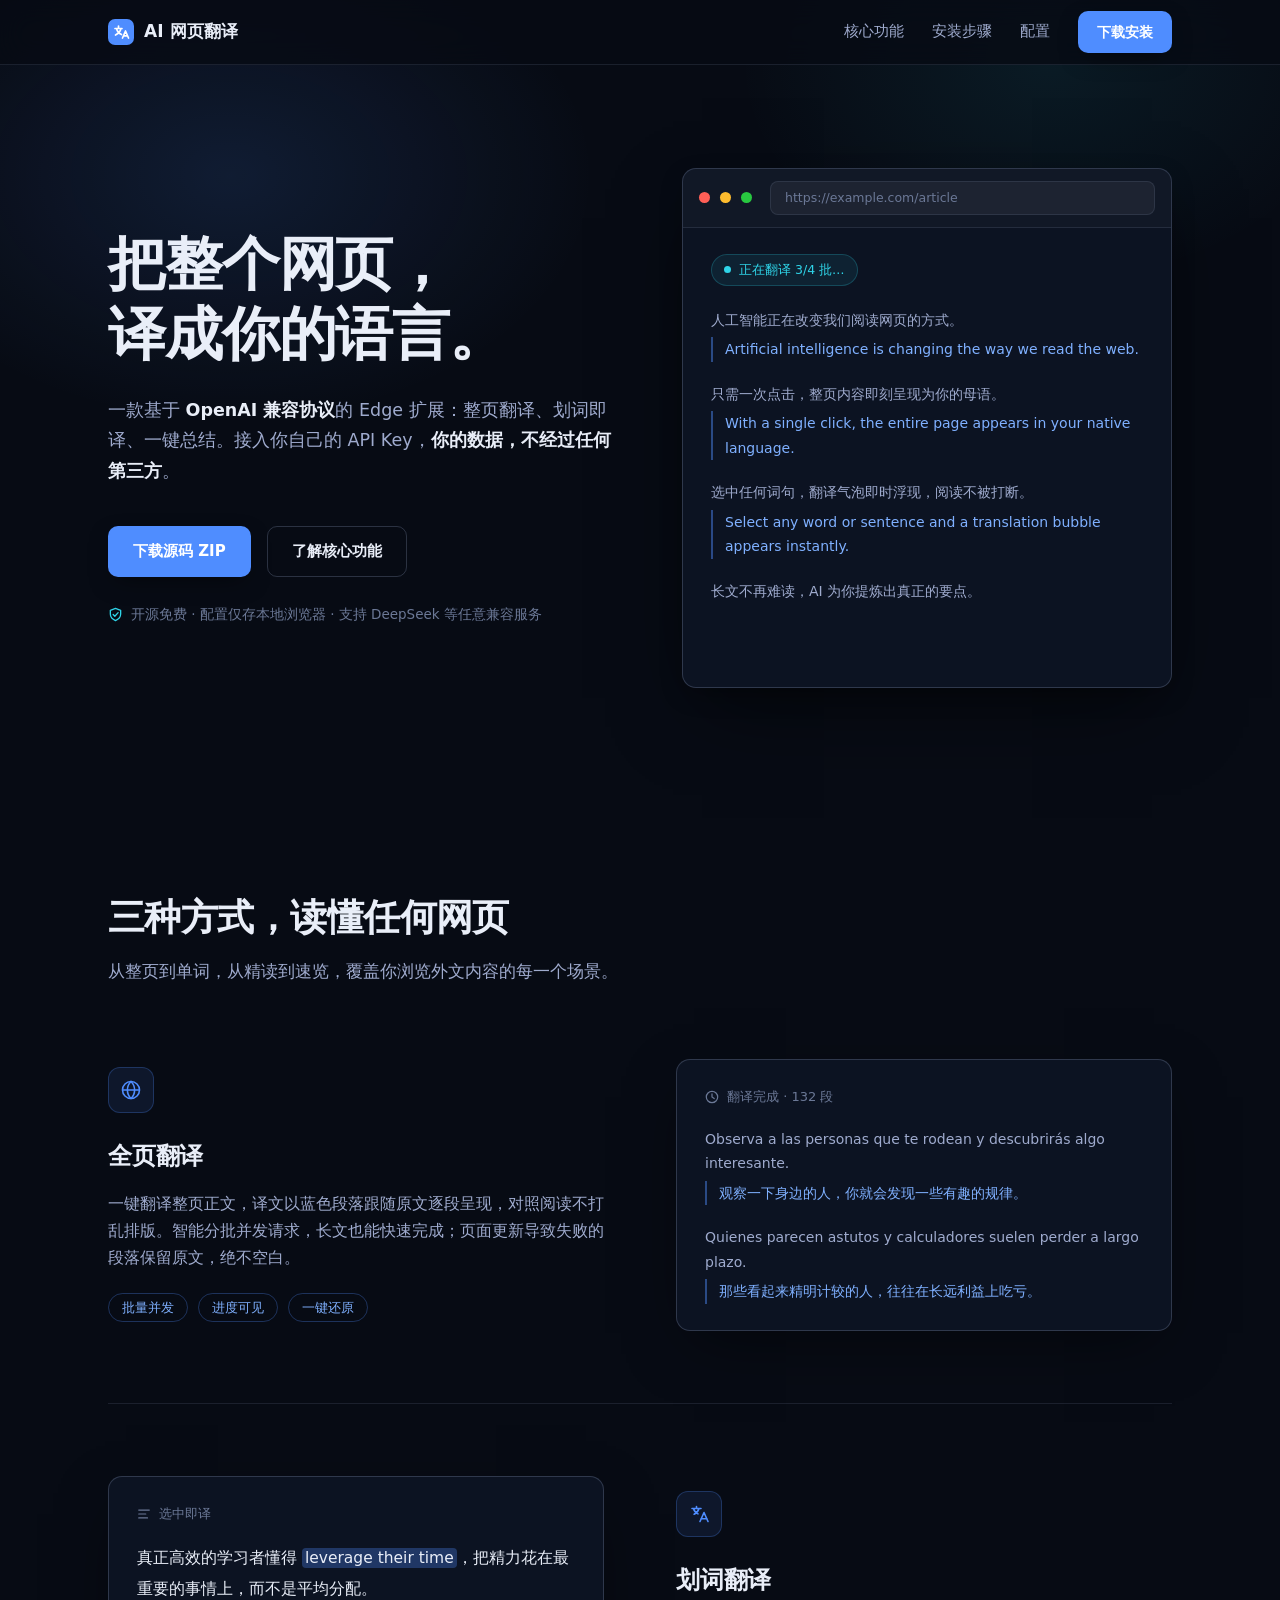
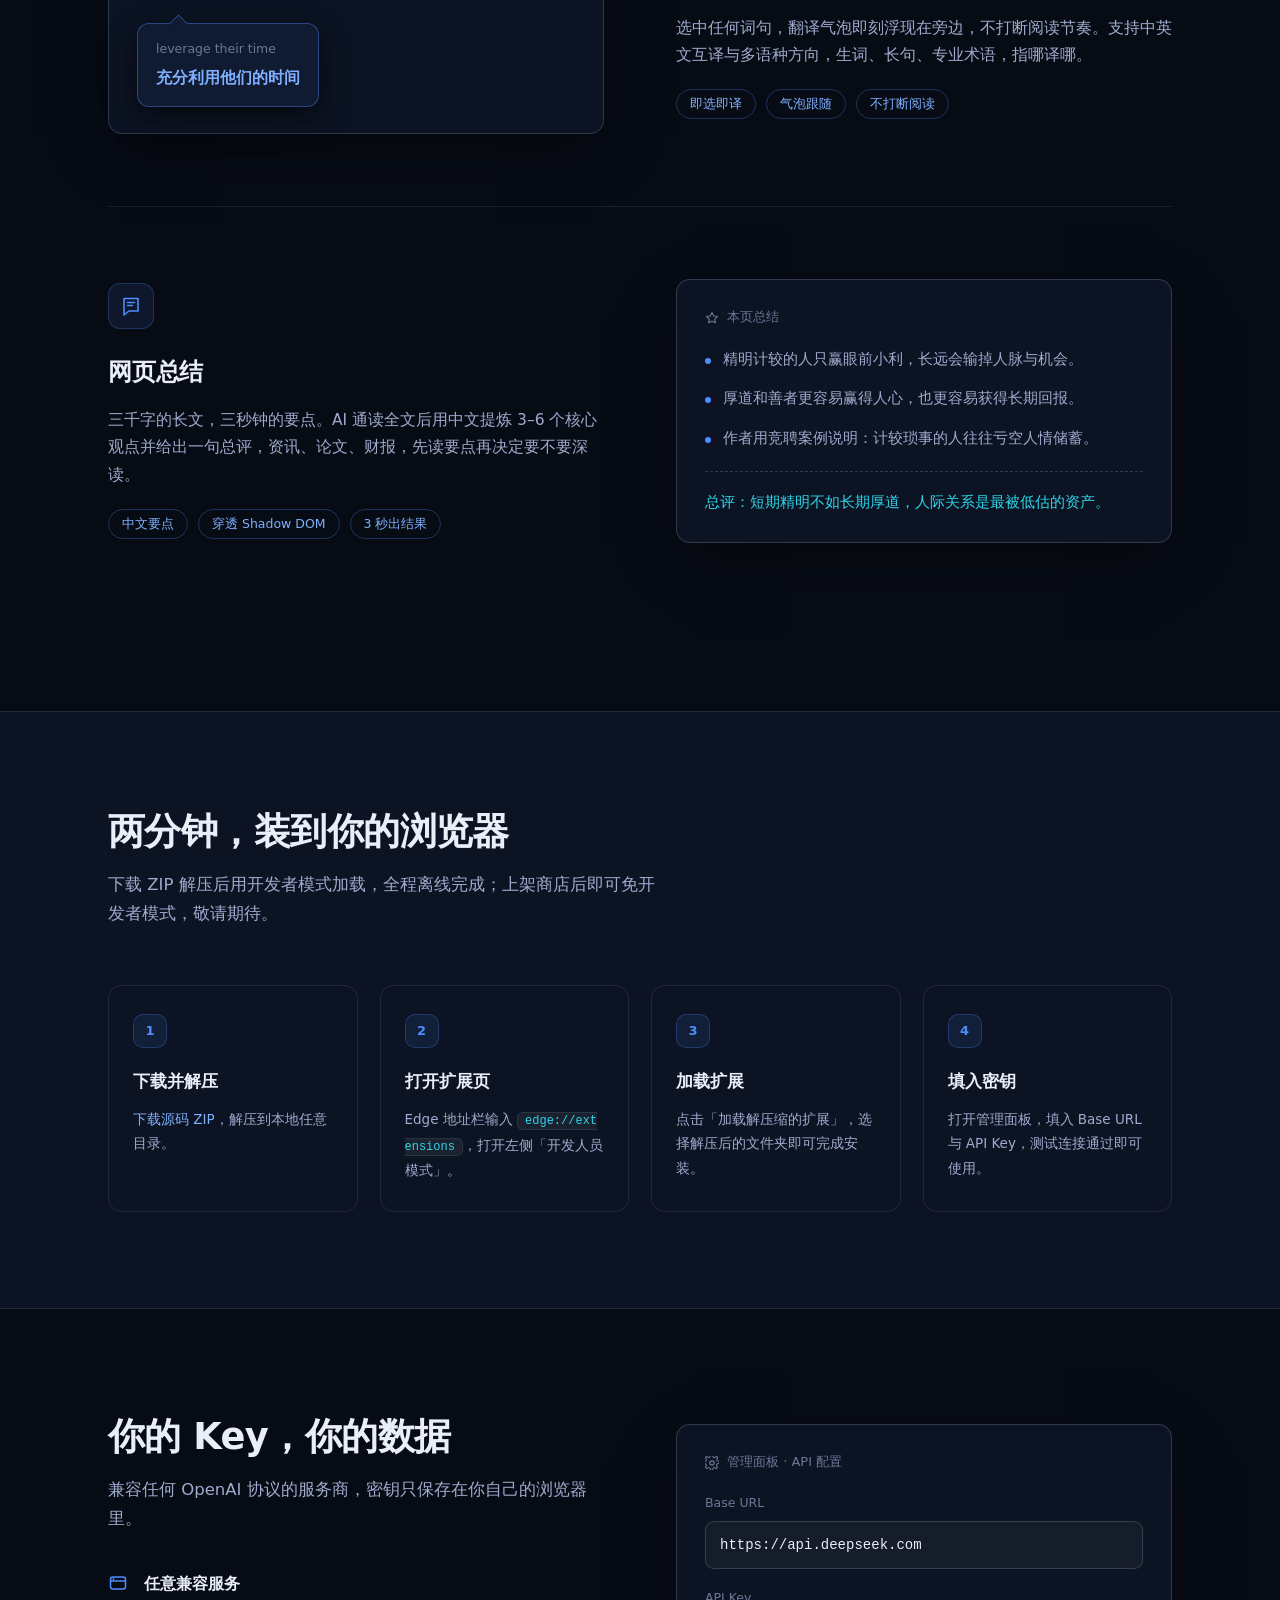
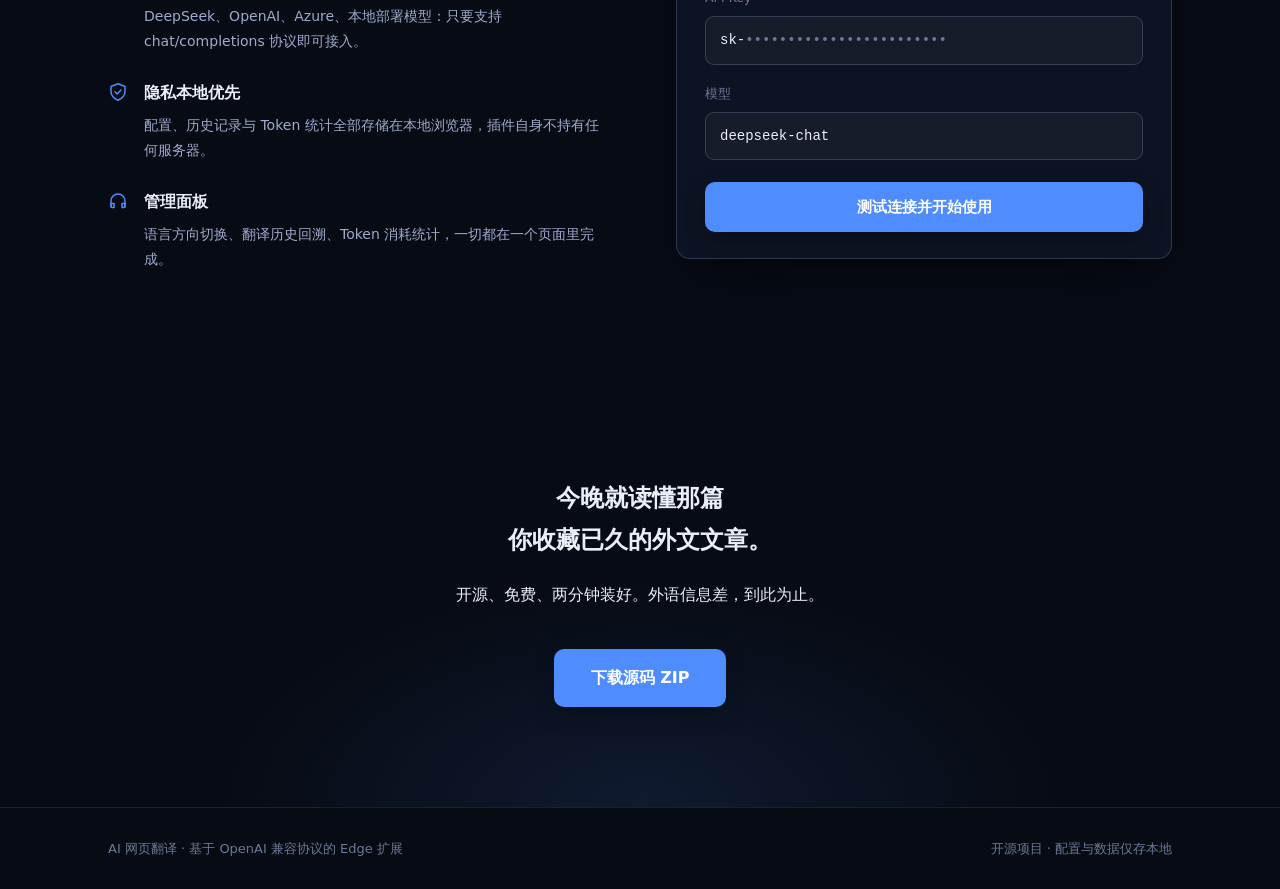
<file: docs/index.html>
<!DOCTYPE html>
<html lang="zh-CN">
<head>
<meta charset="UTF-8">
<meta name="viewport" content="width=device-width, initial-scale=1.0">
<title>AI 网页翻译 — 把整个网页，译成你的语言</title>
<meta name="description" content="基于 OpenAI 兼容协议的 Edge 翻译扩展：全页翻译、划词翻译、网页总结。自己的 Key，自己的数据，自己的速度。">
<style>
  :root {
    --bg: #070b14;
    --bg-2: #0c1322;
    --bg-3: #101a30;
    --ink: #e9eef8;
    --ink-dim: #9fabce;
    --ink-faint: #6b7896;
    --accent: #4f8dff;
    --accent-bright: #7fb0ff;
    --cyan: #2fd4e8;
    --line: rgba(148, 163, 196, .14);
    --line-strong: rgba(148, 163, 196, .26);
    --radius: 14px;
    --font: "PingFang SC", "Hiragino Sans GB", "Microsoft YaHei", "Noto Sans SC", "Source Han Sans SC", system-ui, sans-serif;
  }

  * { margin: 0; padding: 0; box-sizing: border-box; }

  html { scroll-behavior: smooth; }

  body {
    background: var(--bg);
    color: var(--ink);
    font-family: var(--font);
    line-height: 1.75;
    -webkit-font-smoothing: antialiased;
    overflow-x: hidden;
  }

  /* 浏览器默认表面的品牌化 */
  ::selection { background: rgba(79, 141, 255, .32); color: #fff; }
  ::-webkit-scrollbar { width: 10px; }
  ::-webkit-scrollbar-track { background: var(--bg); }
  ::-webkit-scrollbar-thumb { background: #223052; border-radius: 5px; }
  ::-webkit-scrollbar-thumb:hover { background: #2f4170; }
  :focus-visible { outline: 2px solid var(--accent); outline-offset: 3px; border-radius: 4px; }

  a { color: inherit; text-decoration: none; }
  a:not(.btn):not(.nav-logo):not(.nav-link):hover { text-decoration: underline; text-underline-offset: 4px; text-decoration-color: var(--accent); }

  .wrap { max-width: 1120px; margin: 0 auto; padding: 0 28px; }

  /* ---------- 导航 ---------- */
  .nav {
    position: fixed; top: 0; left: 0; right: 0; z-index: 50;
    background: rgba(7, 11, 20, .78);
    backdrop-filter: blur(14px);
    -webkit-backdrop-filter: blur(14px);
    border-bottom: 1px solid var(--line);
  }
  .nav-inner { display: flex; align-items: center; gap: 36px; height: 64px; }
  .nav-logo { display: flex; align-items: center; gap: 10px; font-weight: 700; font-size: 17px; letter-spacing: .01em; }
  .nav-logo svg { display: block; }
  .nav-links { display: flex; gap: 28px; margin-left: auto; align-items: center; }
  .nav-link { color: var(--ink-dim); font-size: 14.5px; transition: color .2s; }
  .nav-link:hover { color: var(--ink); }

  .btn {
    display: inline-flex; align-items: center; gap: 8px;
    padding: 11px 24px; border-radius: 10px;
    font-size: 15px; font-weight: 600; font-family: var(--font);
    border: 1px solid transparent; cursor: pointer;
    transition: transform .18s ease, box-shadow .18s ease, background .18s ease, border-color .18s ease;
  }
  .btn-primary {
    background: var(--accent); color: #fff;
    box-shadow: 0 8px 24px -8px rgba(0, 0, 0, .55);
  }
  .btn-primary:hover { background: #6499ff; transform: translateY(-2px); box-shadow: 0 12px 32px -10px rgba(0, 0, 0, .6); }
  .btn-ghost { border-color: var(--line-strong); color: var(--ink); background: transparent; }
  .btn-ghost:hover { border-color: var(--accent); color: var(--accent-bright); transform: translateY(-2px); }
  .btn-sm { padding: 8px 18px; font-size: 14px; }

  /* ---------- Hero ---------- */
  .hero { padding: 168px 0 110px; position: relative; }
  .hero::before {
    content: ""; position: absolute; inset: 0; pointer-events: none;
    background:
      radial-gradient(560px 380px at 18% 22%, rgba(79, 141, 255, .13), transparent 65%),
      radial-gradient(480px 340px at 82% 8%, rgba(47, 212, 232, .08), transparent 65%);
  }
  .hero-grid { display: grid; grid-template-columns: 1.02fr .98fr; gap: 64px; align-items: center; position: relative; }
  .hero h1 {
    font-size: clamp(2.3rem, 4.6vw, 3.6rem);
    font-weight: 800; line-height: 1.22; letter-spacing: -0.02em;
    margin-bottom: 24px;
  }
  .hero .sub { font-size: 17.5px; color: var(--ink-dim); max-width: 30em; margin-bottom: 40px; }
  .hero .sub strong { color: var(--ink); font-weight: 600; }
  .hero-actions { display: flex; gap: 16px; flex-wrap: wrap; }
  .hero-note { margin-top: 26px; font-size: 13.5px; color: var(--ink-faint); display: flex; align-items: center; gap: 8px; }
  .hero-note svg { flex: none; }

  /* Hero 模拟浏览器：自动播放整页翻译 */
  .browser {
    background: var(--bg-2);
    border: 1px solid var(--line-strong);
    border-radius: var(--radius);
    overflow: hidden;
    box-shadow: 0 30px 80px -20px rgba(0, 0, 0, .6), 0 8px 28px -8px rgba(0, 0, 0, .4);
  }
  .browser-bar {
    display: flex; align-items: center; gap: 10px;
    padding: 12px 16px; border-bottom: 1px solid var(--line);
    background: rgba(255, 255, 255, .02);
  }
  .dot { width: 11px; height: 11px; border-radius: 50%; }
  .dot:nth-child(1) { background: #ff5f57; } .dot:nth-child(2) { background: #febc2e; } .dot:nth-child(3) { background: #28c840; }
  .browser-url {
    flex: 1; margin-left: 8px; padding: 5px 14px;
    background: rgba(255, 255, 255, .05); border: 1px solid var(--line);
    border-radius: 8px; font-size: 12.5px; color: var(--ink-faint);
    white-space: nowrap; overflow: hidden; text-overflow: ellipsis;
  }
  .browser-body { padding: 26px 28px 30px; min-height: 330px; }
  .demo-line { margin-bottom: 20px; }
  .demo-src { font-size: 14px; color: var(--ink-dim); margin-bottom: 5px; }
  .demo-trans {
    font-size: 14px; color: var(--accent-bright);
    border-left: 2px solid rgba(79, 141, 255, .45); padding-left: 12px;
    opacity: 0; transform: translateY(8px); filter: blur(3px);
  }
  .demo-trans.on {
    opacity: 1; transform: none; filter: none;
    transition: opacity .55s cubic-bezier(.16, .84, .3, 1), transform .55s cubic-bezier(.16, .84, .3, 1), filter .55s cubic-bezier(.16, .84, .3, 1);
  }
  .demo-progress {
    display: inline-flex; align-items: center; gap: 8px;
    font-size: 12.5px; color: var(--cyan);
    background: rgba(47, 212, 232, .08); border: 1px solid rgba(47, 212, 232, .22);
    padding: 4px 12px; border-radius: 999px; margin-bottom: 22px;
  }
  .demo-progress .pulse {
    width: 7px; height: 7px; border-radius: 50%; background: var(--cyan);
    animation: pulse 1.4s ease-in-out infinite;
  }
  @keyframes pulse { 50% { opacity: .35; transform: scale(.8); } }

  /* ---------- 通用区块 ---------- */
  .section { padding: 96px 0; }
  .section h2 {
    font-size: clamp(1.7rem, 3vw, 2.3rem);
    font-weight: 800; letter-spacing: -0.015em; line-height: 1.3;
    margin-bottom: 16px;
  }
  .section .lead { color: var(--ink-dim); font-size: 16.5px; max-width: 34em; }

  [data-reveal] { opacity: 0; transform: translateY(26px); transition: opacity .7s cubic-bezier(.16, .84, .3, 1), transform .7s cubic-bezier(.16, .84, .3, 1); }
  [data-reveal].in { opacity: 1; transform: none; }

  /* ---------- 核心功能：交替行 ---------- */
  .feature-row {
    display: grid; grid-template-columns: 1fr 1fr; gap: 72px; align-items: center;
    padding: 72px 0; border-top: 1px solid var(--line);
  }
  .feature-row:first-of-type { border-top: 0; }
  .feature-row.flip .f-text { order: 2; }
  .feature-row.flip .f-demo { order: 1; }
  .f-icon {
    width: 46px; height: 46px; border-radius: 12px;
    background: rgba(79, 141, 255, .1); border: 1px solid rgba(79, 141, 255, .25);
    display: grid; place-items: center; margin-bottom: 22px;
  }
  .f-text h3 { font-size: 24px; font-weight: 700; margin-bottom: 14px; letter-spacing: -0.01em; }
  .f-text p { color: var(--ink-dim); font-size: 15.5px; margin-bottom: 14px; }
  .f-tags { display: flex; gap: 10px; flex-wrap: wrap; margin-top: 20px; }
  .f-tag {
    font-size: 12.5px; color: var(--accent-bright);
    border: 1px solid rgba(79, 141, 255, .3); border-radius: 999px; padding: 3px 13px;
  }

  .panel {
    background: var(--bg-2); border: 1px solid var(--line-strong);
    border-radius: var(--radius); padding: 26px 28px;
    box-shadow: 0 20px 60px -18px rgba(0, 0, 0, .55);
  }
  .panel-title { font-size: 13px; color: var(--ink-faint); margin-bottom: 18px; display: flex; align-items: center; gap: 8px; }

  /* 划词演示 */
  .sel-text { font-size: 15.5px; color: var(--ink); line-height: 2; }
  .sel-mark { background: rgba(79, 141, 255, .3); border-radius: 4px; padding: 1px 3px; }
  .bubble {
    margin-top: 18px; display: inline-block;
    background: var(--bg-3); border: 1px solid rgba(79, 141, 255, .4);
    border-radius: 12px; padding: 14px 18px;
    box-shadow: 0 12px 36px -8px rgba(0, 0, 0, .6), 0 4px 16px -4px rgba(0, 0, 0, .4);
    position: relative;
  }
  .bubble::before {
    content: ""; position: absolute; top: -7px; left: 34px;
    width: 12px; height: 12px; transform: rotate(45deg);
    background: var(--bg-3); border-left: 1px solid rgba(79, 141, 255, .4); border-top: 1px solid rgba(79, 141, 255, .4);
  }
  .bubble-en { font-size: 12.5px; color: var(--ink-faint); margin-bottom: 4px; }
  .bubble-zh { font-size: 16px; color: var(--accent-bright); font-weight: 600; }

  /* 总结演示 */
  .sum-item { display: flex; gap: 12px; margin-bottom: 14px; font-size: 14.5px; color: var(--ink-dim); }
  .sum-item::before { content: ""; flex: none; width: 6px; height: 6px; border-radius: 50%; background: var(--accent); margin-top: 11px; }
  .sum-verdict {
    margin-top: 20px; padding-top: 18px; border-top: 1px dashed var(--line-strong);
    font-size: 14.5px; color: var(--cyan);
  }

  /* 全页演示（功能行内复用 hero 样式，静态版） */
  .static .demo-trans { opacity: 1; transform: none; filter: none; }

  /* ---------- 安装步骤 ---------- */
  .steps { display: grid; grid-template-columns: repeat(4, 1fr); gap: 22px; margin-top: 56px; }
  .step {
    background: var(--bg-2); border: 1px solid var(--line);
    border-radius: var(--radius); padding: 28px 24px;
    transition: border-color .25s ease, transform .25s ease;
  }
  .step:hover { border-color: rgba(79, 141, 255, .45); transform: translateY(-4px); }
  .step-num {
    font-size: 13px; font-weight: 700; color: var(--accent);
    width: 34px; height: 34px; border-radius: 10px;
    background: rgba(79, 141, 255, .1); border: 1px solid rgba(79, 141, 255, .25);
    display: grid; place-items: center; margin-bottom: 20px;
  }
  .step h4 { font-size: 16.5px; font-weight: 700; margin-bottom: 10px; }
  .step p { font-size: 13.5px; color: var(--ink-dim); line-height: 1.8; }
  .step code {
    font-family: ui-monospace, "Cascadia Mono", Consolas, monospace;
    font-size: 12px; background: rgba(255, 255, 255, .06);
    border: 1px solid var(--line); border-radius: 6px; padding: 1px 7px;
    color: var(--cyan); word-break: break-all;
  }

  /* ---------- 配置 ---------- */
  .config-grid { display: grid; grid-template-columns: 1fr 1fr; gap: 72px; align-items: center; margin-top: 8px; }
  .config-list { display: grid; gap: 26px; margin-top: 36px; }
  .config-item { display: flex; gap: 16px; }
  .config-item svg { flex: none; margin-top: 3px; }
  .config-item h4 { font-size: 16px; font-weight: 700; margin-bottom: 6px; }
  .config-item p { font-size: 14px; color: var(--ink-dim); }
  .field { margin-bottom: 18px; }
  .field label { display: block; font-size: 12.5px; color: var(--ink-faint); margin-bottom: 7px; }
  .field .input {
    background: rgba(255, 255, 255, .04); border: 1px solid var(--line-strong);
    border-radius: 9px; padding: 11px 14px; font-size: 14px; color: var(--ink);
    font-family: ui-monospace, "Cascadia Mono", Consolas, monospace;
  }
  .field .input .mask { color: var(--ink-faint); }

  /* ---------- 结尾 CTA / 页脚 ---------- */
  .final {
    text-align: center; padding: 110px 0 100px;
    background:
      radial-gradient(600px 320px at 50% 100%, rgba(79, 141, 255, .12), transparent 70%);
  }
  .final h2 { margin-bottom: 20px; }
  .final .lead { margin: 0 auto 40px; }
  footer {
    border-top: 1px solid var(--line); padding: 30px 0;
    font-size: 13px; color: var(--ink-faint);
    display: flex; justify-content: space-between; gap: 16px; flex-wrap: wrap;
  }

  /* ---------- 响应式 ---------- */
  @media (max-width: 900px) {
    .hero { padding: 128px 0 72px; }
    .hero-grid { grid-template-columns: 1fr; gap: 48px; }
    .hero .sub { font-size: 16px; }
    .feature-row { grid-template-columns: 1fr; gap: 36px; padding: 56px 0; }
    .feature-row.flip .f-text { order: 1; }
    .feature-row.flip .f-demo { order: 2; }
    .steps { grid-template-columns: repeat(2, 1fr); }
    .config-grid { grid-template-columns: 1fr; gap: 48px; }
    .section { padding: 72px 0; }
    .nav-links .nav-link { display: none; }
  }
  @media (max-width: 540px) {
    .wrap { padding: 0 20px; }
    .steps { grid-template-columns: 1fr; }
    .hero-actions .btn { width: 100%; justify-content: center; }
    .browser-body { padding: 20px; min-height: 0; }
  }

  @media (prefers-reduced-motion: reduce) {
    html { scroll-behavior: auto; }
    .demo-trans, [data-reveal] { transition: none; opacity: 1; transform: none; filter: none; }
    .demo-progress .pulse { animation: none; }
  }
</style>
</head>
<body>

<nav class="nav">
  <div class="wrap nav-inner">
    <a class="nav-logo" href="#top">
      <svg width="26" height="26" viewBox="0 0 26 26" fill="none">
        <rect width="26" height="26" rx="7" fill="#4f8dff"/>
        <path d="M7 9.5h7M10.5 7v2.5M8.5 9.5c.6 2.6 2.4 4.9 5 6M13 9.5c-.7 2.8-2.7 5.2-5.5 6.5" stroke="#fff" stroke-width="1.7" stroke-linecap="round"/>
        <path d="M14.5 19l3-7 3 7M15.4 16.8h4.2" stroke="#fff" stroke-width="1.7" stroke-linecap="round" stroke-linejoin="round"/>
      </svg>
      AI 网页翻译
    </a>
    <div class="nav-links">
      <a class="nav-link" href="#features">核心功能</a>
      <a class="nav-link" href="#install">安装步骤</a>
      <a class="nav-link" href="#config">配置</a>
      <a class="btn btn-primary btn-sm" href="https://github.com/ZJH-d-j/ai-translator-extension/archive/refs/heads/main.zip">下载安装</a>
    </div>
  </div>
</nav>

<header class="hero" id="top">
  <div class="wrap hero-grid">
    <div>
      <h1>把整个网页，<br>译成你的语言。</h1>
      <p class="sub">一款基于 <strong>OpenAI 兼容协议</strong>的 Edge 扩展：整页翻译、划词即译、一键总结。接入你自己的 API Key，<strong>你的数据，不经过任何第三方</strong>。</p>
      <div class="hero-actions">
        <a class="btn btn-primary" href="https://github.com/ZJH-d-j/ai-translator-extension/archive/refs/heads/main.zip">下载源码 ZIP</a>
        <a class="btn btn-ghost" href="#features">了解核心功能</a>
      </div>
      <p class="hero-note">
        <svg width="15" height="15" viewBox="0 0 16 16" fill="none"><path d="M8 1.5l5.5 2v4c0 3.4-2.3 5.7-5.5 7-3.2-1.3-5.5-3.6-5.5-7v-4L8 1.5z" stroke="#2fd4e8" stroke-width="1.4" stroke-linejoin="round"/><path d="M5.5 8l1.8 1.8L10.8 6" stroke="#2fd4e8" stroke-width="1.4" stroke-linecap="round" stroke-linejoin="round"/></svg>
        开源免费 · 配置仅存本地浏览器 · 支持 DeepSeek 等任意兼容服务
      </p>
    </div>

    <div class="browser" aria-hidden="true">
      <div class="browser-bar">
        <span class="dot"></span><span class="dot"></span><span class="dot"></span>
        <span class="browser-url">https://example.com/article</span>
      </div>
      <div class="browser-body">
        <div class="demo-progress"><span class="pulse"></span><span id="demoStatus">正在翻译 1/4 批…</span></div>
        <div class="demo-line">
          <p class="demo-src">人工智能正在改变我们阅读网页的方式。</p>
          <p class="demo-trans">Artificial intelligence is changing the way we read the web.</p>
        </div>
        <div class="demo-line">
          <p class="demo-src">只需一次点击，整页内容即刻呈现为你的母语。</p>
          <p class="demo-trans">With a single click, the entire page appears in your native language.</p>
        </div>
        <div class="demo-line">
          <p class="demo-src">选中任何词句，翻译气泡即时浮现，阅读不被打断。</p>
          <p class="demo-trans">Select any word or sentence and a translation bubble appears instantly.</p>
        </div>
        <div class="demo-line" style="margin-bottom:0">
          <p class="demo-src">长文不再难读，AI 为你提炼出真正的要点。</p>
          <p class="demo-trans">Long articles are no longer a chore — AI distills what really matters.</p>
        </div>
      </div>
    </div>
  </div>
</header>

<section class="section" id="features">
  <div class="wrap">
    <h2>三种方式，读懂任何网页</h2>
    <p class="lead">从整页到单词，从精读到速览，覆盖你浏览外文内容的每一个场景。</p>

    <div class="feature-row" data-reveal>
      <div class="f-text">
        <div class="f-icon">
          <svg width="22" height="22" viewBox="0 0 22 22" fill="none"><circle cx="11" cy="11" r="8.5" stroke="#4f8dff" stroke-width="1.6"/><path d="M2.5 11h17M11 2.5c2.4 2.3 3.6 5.2 3.6 8.5s-1.2 6.2-3.6 8.5c-2.4-2.3-3.6-5.2-3.6-8.5S8.6 4.8 11 2.5z" stroke="#4f8dff" stroke-width="1.6"/></svg>
        </div>
        <h3>全页翻译</h3>
        <p>一键翻译整页正文，译文以蓝色段落跟随原文逐段呈现，对照阅读不打乱排版。智能分批并发请求，长文也能快速完成；页面更新导致失败的段落保留原文，绝不空白。</p>
        <div class="f-tags"><span class="f-tag">批量并发</span><span class="f-tag">进度可见</span><span class="f-tag">一键还原</span></div>
      </div>
      <div class="f-demo">
        <div class="panel static">
          <div class="panel-title">
            <svg width="14" height="14" viewBox="0 0 16 16" fill="none"><circle cx="8" cy="8" r="6.5" stroke="#6b7896" stroke-width="1.4"/><path d="M8 4.5V8l2.5 1.8" stroke="#6b7896" stroke-width="1.4" stroke-linecap="round"/></svg>
            翻译完成 · 132 段
          </div>
          <div class="demo-line">
            <p class="demo-src">Observa a las personas que te rodean y descubrirás algo interesante.</p>
            <p class="demo-trans">观察一下身边的人，你就会发现一些有趣的规律。</p>
          </div>
          <div class="demo-line" style="margin-bottom:0">
            <p class="demo-src">Quienes parecen astutos y calculadores suelen perder a largo plazo.</p>
            <p class="demo-trans">那些看起来精明计较的人，往往在长远利益上吃亏。</p>
          </div>
        </div>
      </div>
    </div>

    <div class="feature-row flip" data-reveal>
      <div class="f-text">
        <div class="f-icon">
          <svg width="22" height="22" viewBox="0 0 22 22" fill="none"><path d="M4 5.5h9M8.5 3.5v2M5.5 5.5c.6 2.3 2.2 4.3 4.4 5.3M11 5.5c-.7 2.5-2.4 4.6-4.9 5.7" stroke="#4f8dff" stroke-width="1.6" stroke-linecap="round"/><path d="M12 18.5l4-9 4 9M13 15.7h6" stroke="#4f8dff" stroke-width="1.6" stroke-linecap="round" stroke-linejoin="round"/></svg>
        </div>
        <h3>划词翻译</h3>
        <p>选中任何词句，翻译气泡即刻浮现在旁边，不打断阅读节奏。支持中英文互译与多语种方向，生词、长句、专业术语，指哪译哪。</p>
        <div class="f-tags"><span class="f-tag">即选即译</span><span class="f-tag">气泡跟随</span><span class="f-tag">不打断阅读</span></div>
      </div>
      <div class="f-demo">
        <div class="panel">
          <div class="panel-title">
            <svg width="14" height="14" viewBox="0 0 16 16" fill="none"><path d="M2 3.5h12M2 8h8M2 12.5h10" stroke="#6b7896" stroke-width="1.4" stroke-linecap="round"/></svg>
            选中即译
          </div>
          <p class="sel-text">真正高效的学习者懂得 <span class="sel-mark">leverage their time</span>，把精力花在最重要的事情上，而不是平均分配。</p>
          <div class="bubble">
            <p class="bubble-en">leverage their time</p>
            <p class="bubble-zh">充分利用他们的时间</p>
          </div>
        </div>
      </div>
    </div>

    <div class="feature-row" data-reveal>
      <div class="f-text">
        <div class="f-icon">
          <svg width="22" height="22" viewBox="0 0 22 22" fill="none"><path d="M4 3.5h14v12.5H9l-5 4v-16.5z" stroke="#4f8dff" stroke-width="1.6" stroke-linejoin="round"/><path d="M7.5 7.5h7M7.5 10.5h5" stroke="#4f8dff" stroke-width="1.6" stroke-linecap="round"/></svg>
        </div>
        <h3>网页总结</h3>
        <p>三千字的长文，三秒钟的要点。AI 通读全文后用中文提炼 3–6 个核心观点并给出一句总评，资讯、论文、财报，先读要点再决定要不要深读。</p>
        <div class="f-tags"><span class="f-tag">中文要点</span><span class="f-tag">穿透 Shadow DOM</span><span class="f-tag">3 秒出结果</span></div>
      </div>
      <div class="f-demo">
        <div class="panel">
          <div class="panel-title">
            <svg width="14" height="14" viewBox="0 0 16 16" fill="none"><path d="M8 1.8l1.9 3.9 4.3.6-3.1 3 .7 4.2L8 11.6l-3.8 1.9.7-4.2-3.1-3 4.3-.6L8 1.8z" stroke="#6b7896" stroke-width="1.3" stroke-linejoin="round"/></svg>
            本页总结
          </div>
          <div class="sum-item">精明计较的人只赢眼前小利，长远会输掉人脉与机会。</div>
          <div class="sum-item">厚道和善者更容易赢得人心，也更容易获得长期回报。</div>
          <div class="sum-item">作者用竞聘案例说明：计较琐事的人往往亏空人情储蓄。</div>
          <p class="sum-verdict">总评：短期精明不如长期厚道，人际关系是最被低估的资产。</p>
        </div>
      </div>
    </div>
  </div>
</section>

<section class="section" id="install" style="background: var(--bg-2); border-top: 1px solid var(--line); border-bottom: 1px solid var(--line);">
  <div class="wrap">
    <h2>两分钟，装到你的浏览器</h2>
    <p class="lead">下载 ZIP 解压后用开发者模式加载，全程离线完成；上架商店后即可免开发者模式，敬请期待。</p>
    <div class="steps" data-reveal>
      <div class="step">
        <div class="step-num">1</div>
        <h4>下载并解压</h4>
        <p><a href="https://github.com/ZJH-d-j/ai-translator-extension/archive/refs/heads/main.zip" style="color: var(--accent-bright);">下载源码 ZIP</a>，解压到本地任意目录。</p>
      </div>
      <div class="step">
        <div class="step-num">2</div>
        <h4>打开扩展页</h4>
        <p>Edge 地址栏输入 <code>edge://extensions</code>，打开左侧「开发人员模式」。</p>
      </div>
      <div class="step">
        <div class="step-num">3</div>
        <h4>加载扩展</h4>
        <p>点击「加载解压缩的扩展」，选择解压后的文件夹即可完成安装。</p>
      </div>
      <div class="step">
        <div class="step-num">4</div>
        <h4>填入密钥</h4>
        <p>打开管理面板，填入 Base URL 与 API Key，测试连接通过即可使用。</p>
      </div>
    </div>
  </div>
</section>

<section class="section" id="config">
  <div class="wrap config-grid">
    <div data-reveal>
      <h2>你的 Key，你的数据</h2>
      <p class="lead">兼容任何 OpenAI 协议的服务商，密钥只保存在你自己的浏览器里。</p>
      <div class="config-list">
        <div class="config-item">
          <svg width="20" height="20" viewBox="0 0 20 20" fill="none"><rect x="2.5" y="4" width="15" height="12" rx="2.5" stroke="#4f8dff" stroke-width="1.5"/><path d="M2.5 8h15" stroke="#4f8dff" stroke-width="1.5"/><circle cx="5.5" cy="6" r=".9" fill="#4f8dff"/></svg>
          <div>
            <h4>任意兼容服务</h4>
            <p>DeepSeek、OpenAI、Azure、本地部署模型：只要支持 chat/completions 协议即可接入。</p>
          </div>
        </div>
        <div class="config-item">
          <svg width="20" height="20" viewBox="0 0 20 20" fill="none"><path d="M10 1.8L17 4.5v5c0 4.2-2.9 7-7 8.7-4.1-1.7-7-4.5-7-8.7v-5l7-2.7z" stroke="#4f8dff" stroke-width="1.5" stroke-linejoin="round"/><path d="M7 9.8l2.2 2.2 3.8-4" stroke="#4f8dff" stroke-width="1.5" stroke-linecap="round" stroke-linejoin="round"/></svg>
          <div>
            <h4>隐私本地优先</h4>
            <p>配置、历史记录与 Token 统计全部存储在本地浏览器，插件自身不持有任何服务器。</p>
          </div>
        </div>
        <div class="config-item">
          <svg width="20" height="20" viewBox="0 0 20 20" fill="none"><path d="M3 15.5V10a7 7 0 0114 0v5.5" stroke="#4f8dff" stroke-width="1.5" stroke-linecap="round"/><path d="M3 12.5h3v4H4a1 1 0 01-1-1v-3zM17 12.5h-3v4h2a1 1 0 001-1v-3z" stroke="#4f8dff" stroke-width="1.5" stroke-linejoin="round"/></svg>
          <div>
            <h4>管理面板</h4>
            <p>语言方向切换、翻译历史回溯、Token 消耗统计，一切都在一个页面里完成。</p>
          </div>
        </div>
      </div>
    </div>
    <div data-reveal>
      <div class="panel">
        <div class="panel-title">
          <svg width="14" height="14" viewBox="0 0 16 16" fill="none"><path d="M8 5.5a2.5 2.5 0 100 5 2.5 2.5 0 000-5z" stroke="#6b7896" stroke-width="1.4"/><path d="M13.3 10a1.7 1.7 0 00.34 1.87l.06.06a1.4 1.4 0 11-1.98 1.98l-.06-.06A1.7 1.7 0 0010 13.3a1.7 1.7 0 00-1.03 1.55v.09a1.4 1.4 0 11-2.8 0v-.05A1.7 1.7 0 005 13.3a1.7 1.7 0 00-1.87.34l-.06.06a1.4 1.4 0 11-1.98-1.98l.06-.06A1.7 1.7 0 001.5 10a1.7 1.7 0 00-1.55-1.03h-.09a1.4 1.4 0 110-2.8h.05A1.7 1.7 0 001.5 5a1.7 1.7 0 00-.34-1.87l-.06-.06a1.4 1.4 0 111.98-1.98l.06.06A1.7 1.7 0 005 1.5a1.7 1.7 0 001.03-1.55v-.09a1.4 1.4 0 112.8 0v.05A1.7 1.7 0 0010 1.5a1.7 1.7 0 001.87-.34l.06-.06a1.4 1.4 0 111.98 1.98l-.06.06a1.7 1.7 0 00-.34 1.63 1.7 1.7 0 001.55 1.03h.09a1.4 1.4 0 110 2.8h-.05A1.7 1.7 0 0013.3 10z" stroke="#6b7896" stroke-width="1.2"/></svg>
          管理面板 · API 配置
        </div>
        <div class="field">
          <label>Base URL</label>
          <div class="input">https://api.deepseek.com</div>
        </div>
        <div class="field">
          <label>API Key</label>
          <div class="input">sk-<span class="mask">••••••••••••••••••••••••</span></div>
        </div>
        <div class="field" style="margin-bottom:22px">
          <label>模型</label>
          <div class="input">deepseek-chat</div>
        </div>
        <a class="btn btn-primary" href="#install" style="width:100%; justify-content:center;">测试连接并开始使用</a>
      </div>
    </div>
  </div>
</section>

<section class="final">
  <div class="wrap" data-reveal>
    <h2>今晚就读懂那篇<br>你收藏已久的外文文章。</h2>
    <p class="lead">开源、免费、两分钟装好。外语信息差，到此为止。</p>
    <a class="btn btn-primary" href="https://github.com/ZJH-d-j/ai-translator-extension/archive/refs/heads/main.zip" style="padding:14px 36px; font-size:16px;">下载源码 ZIP</a>
  </div>
</section>

<footer>
  <div class="wrap" style="display:flex; justify-content:space-between; gap:16px; flex-wrap:wrap; width:100%;">
    <span>AI 网页翻译 · 基于 OpenAI 兼容协议的 Edge 扩展</span>
    <span>开源项目 · 配置与数据仅存本地</span>
  </div>
</footer>

<script>
(function () {
  var reduced = window.matchMedia('(prefers-reduced-motion: reduce)').matches;

  // Hero 演示：译文逐段浮现，循环播放
  var trans = Array.prototype.slice.call(document.querySelectorAll('.hero .demo-trans'));
  var status = document.getElementById('demoStatus');
  if (!reduced && trans.length) {
    var timer;
    var play = function () {
      trans.forEach(function (el) { el.classList.remove('on'); });
      var i = 0;
      var step = function () {
        if (i < trans.length) {
          trans[i].classList.add('on');
          status.textContent = '正在翻译 ' + (i + 1) + '/4 批…';
          i++;
          timer = setTimeout(step, 900);
        } else {
          status.textContent = '翻译完成 · 4/4 批';
          timer = setTimeout(play, 4200);
        }
      };
      step();
    };
    play();
  } else {
    trans.forEach(function (el) { el.classList.add('on'); });
    if (status) status.textContent = '翻译完成 · 4/4 批';
  }

  // 滚动进入视口的渐入
  var els = document.querySelectorAll('[data-reveal]');
  if (reduced || !('IntersectionObserver' in window)) {
    els.forEach(function (el) { el.classList.add('in'); });
  } else {
    var io = new IntersectionObserver(function (entries) {
      entries.forEach(function (e) {
        if (e.isIntersecting) { e.target.classList.add('in'); io.unobserve(e.target); }
      });
    }, { threshold: 0.12 });
    els.forEach(function (el) { io.observe(el); });
  }
})();
</script>

</body>
</html>
</file>
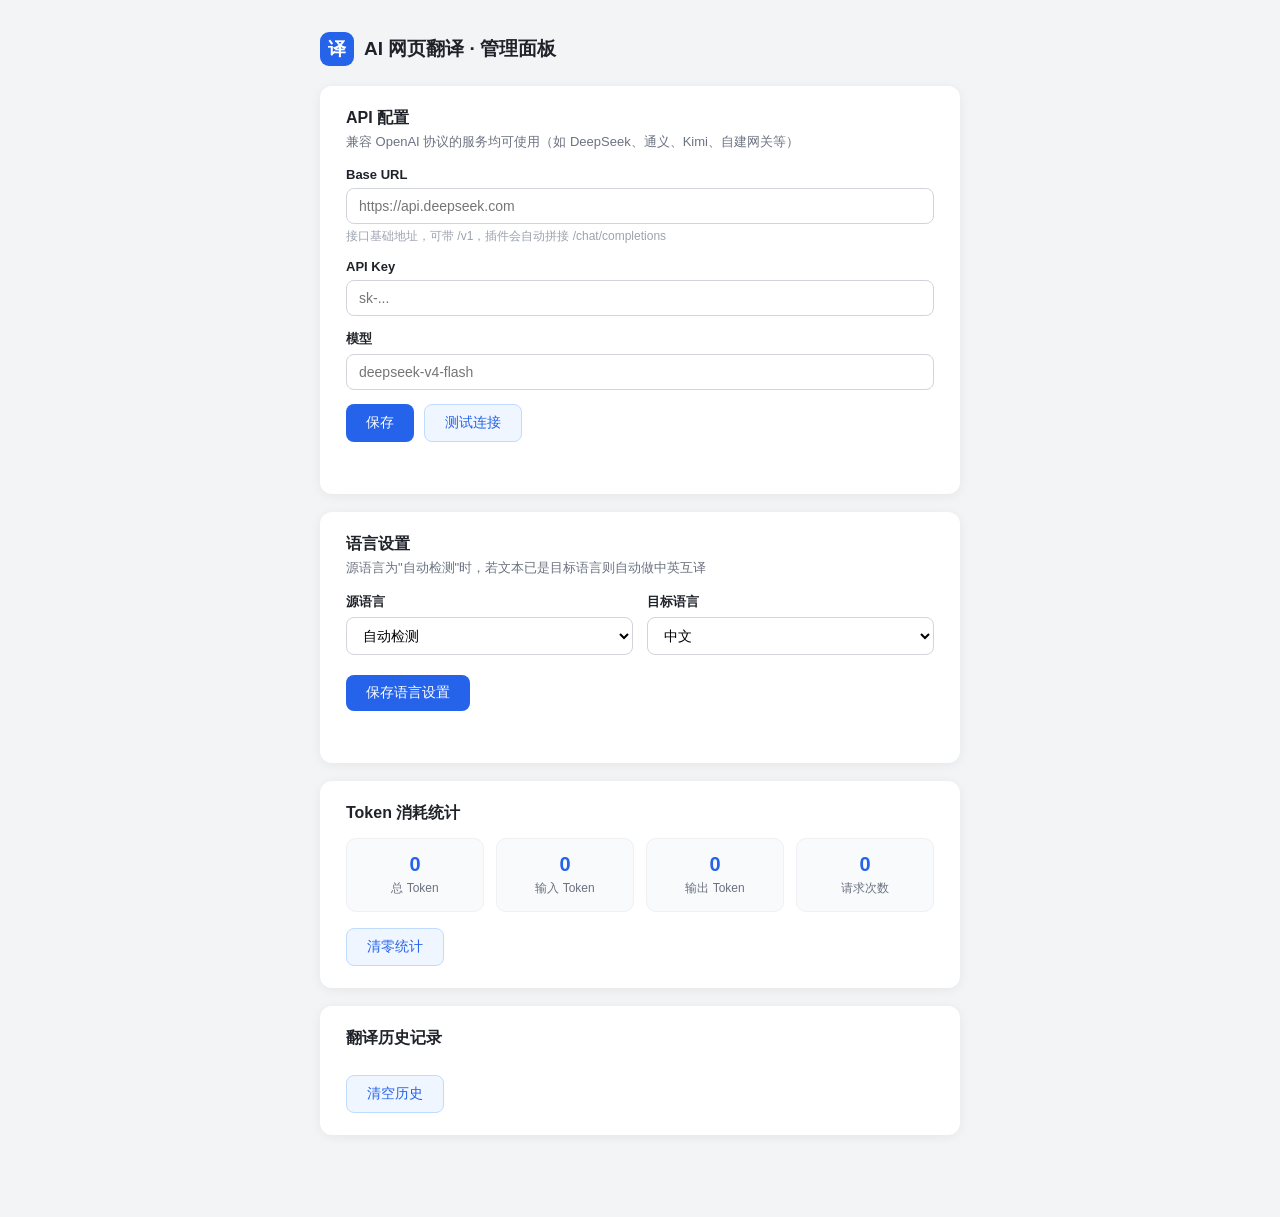
<file: src/dashboard/dashboard.html>
<!DOCTYPE html>
<html lang="zh-CN">
<head>
  <meta charset="UTF-8">
  <title>AI 网页翻译 - 管理面板</title>
  <link rel="stylesheet" href="dashboard.css">
</head>
<body>
  <div class="page">
    <header class="page-header">
      <span class="logo">译</span>
      <h1>AI 网页翻译 · 管理面板</h1>
    </header>

    <!-- API 配置 -->
    <section class="card">
      <h2>API 配置</h2>
      <p class="desc">兼容 OpenAI 协议的服务均可使用（如 DeepSeek、通义、Kimi、自建网关等）</p>
      <div class="field">
        <label for="baseUrl">Base URL</label>
        <input id="baseUrl" type="text" placeholder="https://api.deepseek.com">
        <div class="hint">接口基础地址，可带 /v1，插件会自动拼接 /chat/completions</div>
      </div>
      <div class="field">
        <label for="apiKey">API Key</label>
        <input id="apiKey" type="password" placeholder="sk-...">
      </div>
      <div class="field">
        <label for="model">模型</label>
        <input id="model" type="text" placeholder="deepseek-v4-flash">
      </div>
      <div class="btn-row">
        <button id="saveBtn" class="btn btn-primary">保存</button>
        <button id="testBtn" class="btn btn-secondary">测试连接</button>
      </div>
      <div id="apiStatus" class="status"></div>
    </section>

    <!-- 语言设置 -->
    <section class="card">
      <h2>语言设置</h2>
      <p class="desc">源语言为"自动检测"时，若文本已是目标语言则自动做中英互译</p>
      <div class="field-row">
        <div class="field">
          <label for="sourceLang">源语言</label>
          <select id="sourceLang">
            <option value="auto">自动检测</option>
            <option value="中文">中文</option>
            <option value="英语">英语</option>
          </select>
        </div>
        <div class="field">
          <label for="targetLang">目标语言</label>
          <select id="targetLang">
            <option value="中文">中文</option>
            <option value="英语">英语</option>
            <option value="日语">日语</option>
            <option value="韩语">韩语</option>
            <option value="法语">法语</option>
            <option value="德语">德语</option>
          </select>
        </div>
      </div>
      <div class="btn-row">
        <button id="saveLangBtn" class="btn btn-primary">保存语言设置</button>
      </div>
      <div id="langStatus" class="status"></div>
    </section>

    <!-- Token 统计 -->
    <section class="card">
      <h2>Token 消耗统计</h2>
      <div class="stats-grid">
        <div class="stat"><div class="stat-value" id="statTotal">0</div><div class="stat-label">总 Token</div></div>
        <div class="stat"><div class="stat-value" id="statPrompt">0</div><div class="stat-label">输入 Token</div></div>
        <div class="stat"><div class="stat-value" id="statCompletion">0</div><div class="stat-label">输出 Token</div></div>
        <div class="stat"><div class="stat-value" id="statCount">0</div><div class="stat-label">请求次数</div></div>
      </div>
      <div class="btn-row">
        <button id="resetStatsBtn" class="btn btn-secondary">清零统计</button>
      </div>
    </section>

    <!-- 历史记录 -->
    <section class="card">
      <h2>翻译历史记录</h2>
      <div id="historyList" class="history-list"></div>
      <div class="btn-row">
        <button id="clearHistoryBtn" class="btn btn-secondary">清空历史</button>
      </div>
    </section>
  </div>
  <script src="dashboard.js"></script>
</body>
</html>
</file>
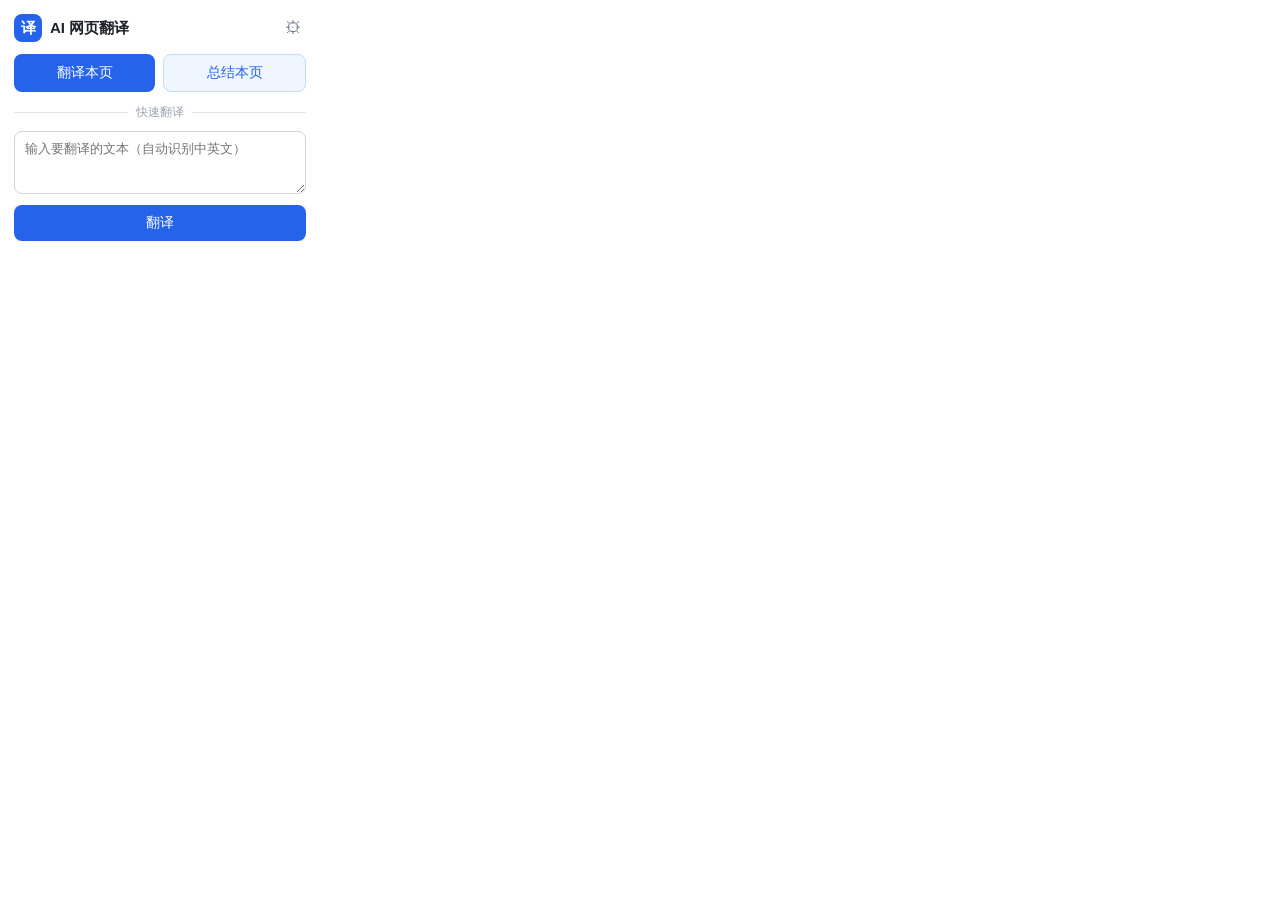
<file: src/popup/popup.html>
<!DOCTYPE html>
<html lang="zh-CN">
<head>
  <meta charset="UTF-8">
  <title>AI 网页翻译</title>
  <link rel="stylesheet" href="popup.css">
</head>
<body>
  <div class="popup">
    <header class="popup-header">
      <span class="logo">译</span>
      <span class="title">AI 网页翻译</span>
      <button id="openSettings" class="icon-btn" title="管理面板">⚙</button>
    </header>

    <div id="configWarning" class="warning hidden">
      尚未配置 API Key，<a href="#" id="goSettings">去设置</a>
    </div>

    <div class="actions">
      <button id="translatePageBtn" class="btn btn-primary">翻译本页</button>
      <button id="summarizePageBtn" class="btn btn-secondary">总结本页</button>
    </div>

    <div class="divider">快速翻译</div>

    <textarea id="quickInput" class="quick-input" rows="3" placeholder="输入要翻译的文本（自动识别中英文）"></textarea>
    <button id="quickTranslateBtn" class="btn btn-primary btn-block">翻译</button>
    <div id="quickResult" class="quick-result hidden"></div>

    <div id="status" class="status"></div>
  </div>
  <script src="popup.js"></script>
</body>
</html>
</file>
<file: src/dashboard/dashboard.css>
* {
  margin: 0;
  padding: 0;
  box-sizing: border-box;
}

body {
  font-family: -apple-system, "Segoe UI", "Microsoft YaHei", sans-serif;
  background: #f3f4f6;
  color: #1f2329;
  padding: 32px 16px 64px;
}

.page {
  max-width: 640px;
  margin: 0 auto;
}

.page-header {
  display: flex;
  align-items: center;
  gap: 10px;
  margin-bottom: 20px;
}

.logo {
  width: 34px;
  height: 34px;
  display: flex;
  align-items: center;
  justify-content: center;
  background: #2563eb;
  color: #fff;
  border-radius: 9px;
  font-weight: 700;
  font-size: 18px;
}

.page-header h1 {
  font-size: 19px;
}

.card {
  background: #fff;
  border-radius: 12px;
  padding: 22px 26px;
  box-shadow: 0 2px 12px rgba(0, 0, 0, .06);
  margin-bottom: 18px;
}

.card h2 {
  font-size: 16px;
  margin-bottom: 4px;
}

.desc {
  font-size: 13px;
  color: #6b7280;
  margin-bottom: 16px;
}

.field {
  margin-bottom: 14px;
  flex: 1;
}

.field-row {
  display: flex;
  gap: 14px;
}

.field label {
  display: block;
  font-size: 13px;
  font-weight: 600;
  margin-bottom: 6px;
}

.field input,
.field select {
  width: 100%;
  padding: 9px 12px;
  border: 1px solid #d1d5db;
  border-radius: 8px;
  font-size: 14px;
  font-family: inherit;
  outline: none;
  background: #fff;
}

.field input:focus,
.field select:focus {
  border-color: #2563eb;
  box-shadow: 0 0 0 3px rgba(37, 99, 235, .12);
}

.field .hint {
  font-size: 12px;
  color: #9ca3af;
  margin-top: 4px;
}

.btn-row {
  display: flex;
  gap: 10px;
  margin-top: 6px;
}

.btn {
  border: none;
  border-radius: 8px;
  padding: 9px 20px;
  font-size: 14px;
  cursor: pointer;
}

.btn:disabled {
  opacity: .55;
  cursor: default;
}

.btn-primary {
  background: #2563eb;
  color: #fff;
}

.btn-primary:hover:not(:disabled) {
  background: #1d4ed8;
}

.btn-secondary {
  background: #eff6ff;
  color: #2563eb;
  border: 1px solid #bfdbfe;
}

.btn-secondary:hover:not(:disabled) {
  background: #dbeafe;
}

.status {
  margin-top: 12px;
  font-size: 13px;
  min-height: 18px;
}

.status.ok {
  color: #16a34a;
}

.status.error {
  color: #dc2626;
}

/* Token 统计 */
.stats-grid {
  display: grid;
  grid-template-columns: repeat(4, 1fr);
  gap: 12px;
  margin: 14px 0 16px;
}

.stat {
  background: #f8fafc;
  border: 1px solid #eef0f3;
  border-radius: 10px;
  padding: 14px 8px;
  text-align: center;
}

.stat-value {
  font-size: 20px;
  font-weight: 700;
  color: #2563eb;
  word-break: break-all;
}

.stat-label {
  font-size: 12px;
  color: #6b7280;
  margin-top: 4px;
}

/* 历史记录 */
.history-list {
  margin: 12px 0 14px;
  max-height: 420px;
  overflow-y: auto;
}

.history-empty {
  color: #9ca3af;
  font-size: 13px;
  text-align: center;
  padding: 24px 0;
}

.history-item {
  border: 1px solid #eef0f3;
  border-radius: 10px;
  padding: 10px 14px;
  margin-bottom: 10px;
}

.history-meta {
  display: flex;
  align-items: center;
  gap: 8px;
  margin-bottom: 6px;
}

.history-type {
  background: #eff6ff;
  color: #2563eb;
  border-radius: 5px;
  font-size: 12px;
  padding: 1px 8px;
}

.history-time {
  font-size: 12px;
  color: #9ca3af;
}

.history-source {
  font-size: 13px;
  color: #6b7280;
  margin-bottom: 4px;
  word-break: break-word;
}

.history-result {
  font-size: 14px;
  word-break: break-word;
  white-space: pre-wrap;
}
</file>
<file: src/popup/popup.css>
* {
  margin: 0;
  padding: 0;
  box-sizing: border-box;
}

body {
  font-family: -apple-system, "Segoe UI", "Microsoft YaHei", sans-serif;
  font-size: 14px;
  color: #1f2329;
  background: #fff;
}

.popup {
  width: 320px;
  padding: 14px;
}

.popup-header {
  display: flex;
  align-items: center;
  gap: 8px;
  margin-bottom: 12px;
}

.logo {
  width: 28px;
  height: 28px;
  display: flex;
  align-items: center;
  justify-content: center;
  background: #2563eb;
  color: #fff;
  border-radius: 8px;
  font-weight: 700;
  font-size: 15px;
}

.title {
  font-size: 15px;
  font-weight: 600;
  flex: 1;
}

.icon-btn {
  border: none;
  background: none;
  font-size: 17px;
  cursor: pointer;
  color: #6b7280;
  padding: 4px;
  border-radius: 6px;
}

.icon-btn:hover {
  background: #f3f4f6;
  color: #111827;
}

.warning {
  background: #fef3c7;
  border: 1px solid #fde68a;
  color: #92400e;
  border-radius: 8px;
  padding: 8px 10px;
  font-size: 13px;
  margin-bottom: 12px;
}

.warning a {
  color: #2563eb;
}

.hidden {
  display: none !important;
}

.actions {
  display: flex;
  gap: 8px;
  margin-bottom: 12px;
}

.btn {
  border: none;
  border-radius: 8px;
  padding: 9px 0;
  font-size: 14px;
  cursor: pointer;
  flex: 1;
  transition: background .12s ease, opacity .12s ease;
}

.btn:disabled {
  opacity: .55;
  cursor: default;
}

.btn-primary {
  background: #2563eb;
  color: #fff;
}

.btn-primary:hover:not(:disabled) {
  background: #1d4ed8;
}

.btn-secondary {
  background: #eff6ff;
  color: #2563eb;
  border: 1px solid #bfdbfe;
}

.btn-secondary:hover:not(:disabled) {
  background: #dbeafe;
}

.btn-block {
  width: 100%;
  margin-top: 8px;
}

.divider {
  display: flex;
  align-items: center;
  gap: 8px;
  color: #9ca3af;
  font-size: 12px;
  margin: 4px 0 10px;
}

.divider::before,
.divider::after {
  content: "";
  flex: 1;
  height: 1px;
  background: #e5e7eb;
}

.quick-input {
  width: 100%;
  resize: vertical;
  border: 1px solid #d1d5db;
  border-radius: 8px;
  padding: 8px 10px;
  font-family: inherit;
  font-size: 13px;
  outline: none;
}

.quick-input:focus {
  border-color: #2563eb;
  box-shadow: 0 0 0 3px rgba(37, 99, 235, .12);
}

.quick-result {
  margin-top: 8px;
  background: #f8fafc;
  border: 1px solid #eef0f3;
  border-radius: 8px;
  padding: 8px 10px;
  font-size: 13px;
  line-height: 1.6;
  white-space: pre-wrap;
  word-break: break-word;
  max-height: 180px;
  overflow-y: auto;
}

.quick-result.error {
  color: #dc2626;
  background: #fef2f2;
  border-color: #fecaca;
}

.status {
  margin-top: 8px;
  font-size: 12px;
  color: #6b7280;
  text-align: center;
  min-height: 16px;
}

.status.error {
  color: #dc2626;
}
</file>
